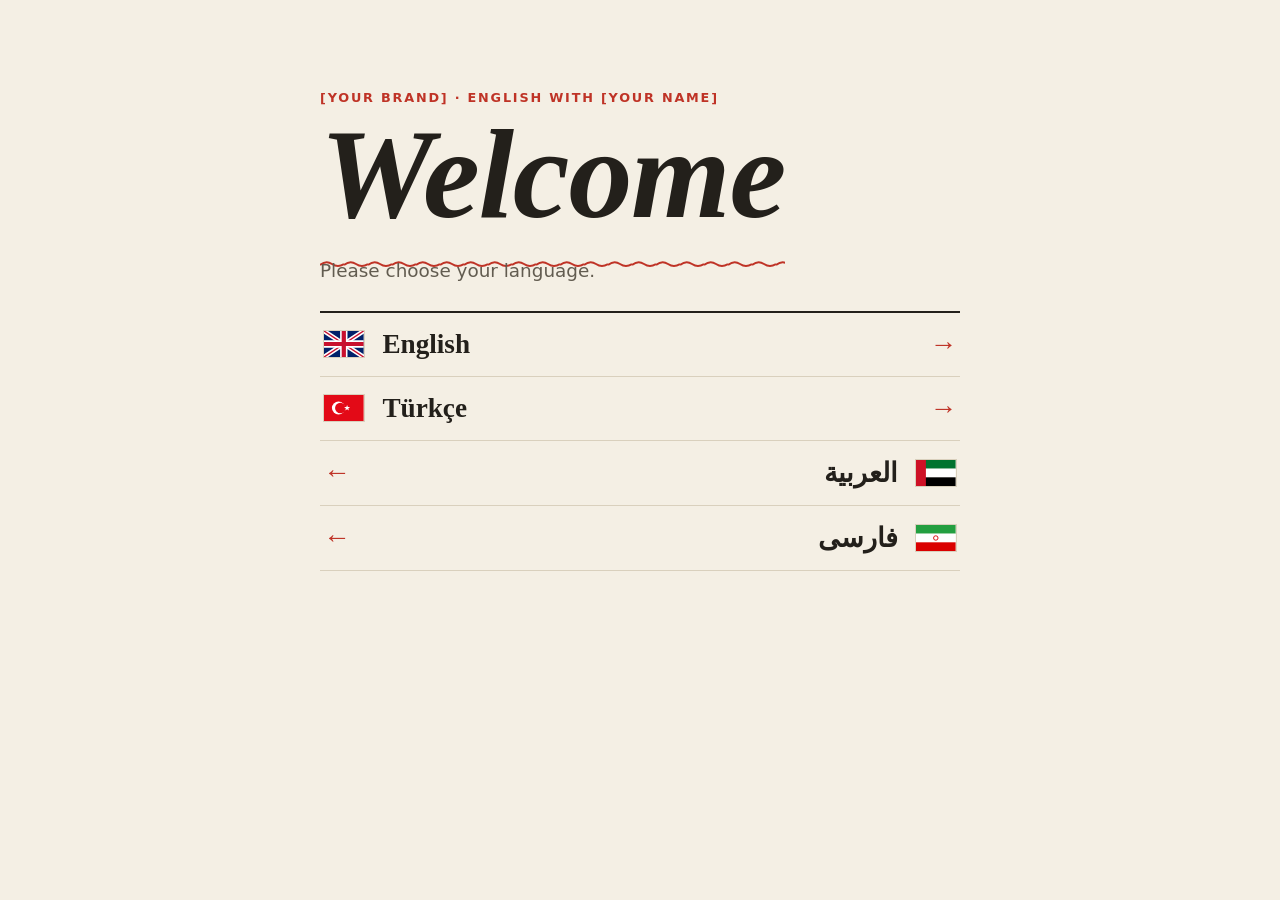
<file: index.html>
<!doctype html>
<html lang="en"><head><meta charset="utf-8">
<meta name="viewport" content="width=device-width, initial-scale=1, viewport-fit=cover">
<meta http-equiv="Content-Security-Policy" content="default-src 'none'; script-src 'self'; style-src 'self'; img-src 'self' data:; base-uri 'none'; form-action 'none'">
<meta name="referrer" content="no-referrer">
<title>Welcome · [Your Brand]</title>
<link rel="stylesheet" href="style.css?v=10"></head>
<body>
<main class="welcome">
 <p class="eyebrow">[Your Brand] · English with [Your Name]</p>
 <h1><span class="mark">Welcome</span></h1>
 <p class="lead">Please choose your language.</p>
 <ul class="langs">
  <li lang="en"><a href="home.html" data-lang="en"><svg class="flag" viewBox="0 0 30 20" preserveAspectRatio="none" aria-hidden="true"><rect width="30" height="20" fill="#012169"/><path d="M0 0L30 20M30 0L0 20" stroke="#fff" stroke-width="3.4"/><path d="M0 0L30 20M30 0L0 20" stroke="#C8102E" stroke-width="1.1"/><path d="M15 0V20M0 10H30" stroke="#fff" stroke-width="5.6"/><path d="M15 0V20M0 10H30" stroke="#C8102E" stroke-width="3.2"/></svg><span>English</span></a></li>
  <li lang="tr"><a href="home.html" data-lang="tr"><svg class="flag" viewBox="0 0 30 20" preserveAspectRatio="none" aria-hidden="true"><rect width="30" height="20" fill="#E30A17"/><circle cx="11" cy="10" r="5" fill="#fff"/><circle cx="12.4" cy="10" r="4" fill="#E30A17"/><polygon fill="#fff" points="17.5,7.6 18.06,9.24 19.78,9.26 18.4,10.29 18.91,11.94 17.5,10.95 16.09,11.94 16.6,10.29 15.22,9.26 16.94,9.24"/></svg><span>Türkçe</span></a></li>
  <li lang="ar" dir="rtl"><a href="home.html" data-lang="ar"><svg class="flag" viewBox="0 0 30 20" preserveAspectRatio="none" aria-hidden="true"><rect width="30" height="6.67" fill="#00732F"/><rect y="6.67" width="30" height="6.67" fill="#fff"/><rect y="13.33" width="30" height="6.67" fill="#000"/><rect width="7.5" height="20" fill="#CE1126"/></svg><span>العربية</span></a></li>
  <li lang="fa" dir="rtl"><a href="home.html" data-lang="fa"><svg class="flag" viewBox="0 0 30 20" preserveAspectRatio="none" aria-hidden="true"><rect width="30" height="6.67" fill="#239F40"/><rect y="6.67" width="30" height="6.67" fill="#fff"/><rect y="13.33" width="30" height="6.67" fill="#DA0000"/><circle cx="15" cy="10" r="1.7" fill="none" stroke="#DA0000" stroke-width=".7"/></svg><span>فارسی</span></a></li>
 </ul>
</main>
<script src="welcome.js?v=10" defer></script>
</body></html>
</file>
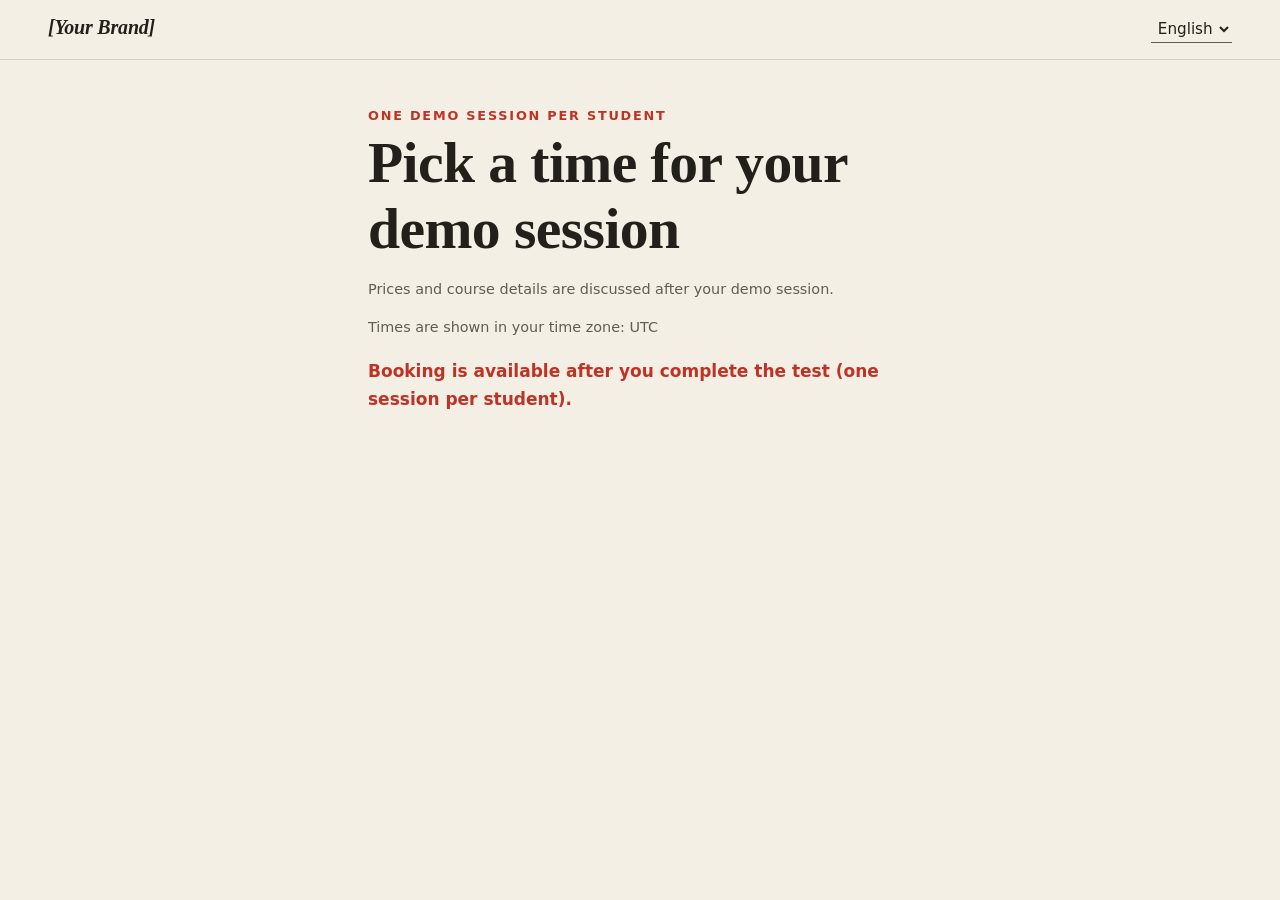
<file: book.html>
<!doctype html>
<html lang="en"><head><meta charset="utf-8">
<meta name="viewport" content="width=device-width, initial-scale=1, viewport-fit=cover">
<meta http-equiv="Content-Security-Policy" content="default-src 'none'; script-src 'self'; style-src 'self'; img-src 'self' data:; media-src 'self' blob:; connect-src https://script.google.com https://script.googleusercontent.com; base-uri 'none'; form-action 'none'">
<meta name="referrer" content="no-referrer">
<title>Demo session · [Your Brand]</title>
<link rel="stylesheet" href="style.css?v=10"></head>
<body>
<header class="top"><a class="brand" href="home.html">[Your Brand]</a><span class="tools"><select id="lang" aria-label="Language / Dil / اللغة / زبان"><option value="en">English</option><option value="tr">Türkçe</option><option value="ar">العربية</option><option value="fa">فارسی</option></select></span></header>
<main class="narrow">
 <p class="eyebrow" data-i18n="bookEy">One demo session per student</p>
 <h1 data-i18n="bookH2">Pick a time for your demo session</h1>
 <p class="small" data-i18n="demoNote">Prices and course details are discussed after your demo session.</p>
 <p id="tzinfo" class="small"></p>
 <div id="slots"></div>
 <div id="confirm" hidden class="sheet"><p id="confirm-t"></p><button class="btn" id="confirm-b" data-i18n="confirmB">Confirm booking</button> <button class="btn ghost" id="confirm-c" data-i18n="confirmC">Choose another</button></div>
 <p id="err-book" class="err" role="alert"></p>
 <p id="booked" class="ok" role="status"></p></main>
<script src="config.js?v=10" defer></script><script src="i18n.js?v=10" defer></script><script src="book.js?v=10" defer></script>
</body></html>
</file>
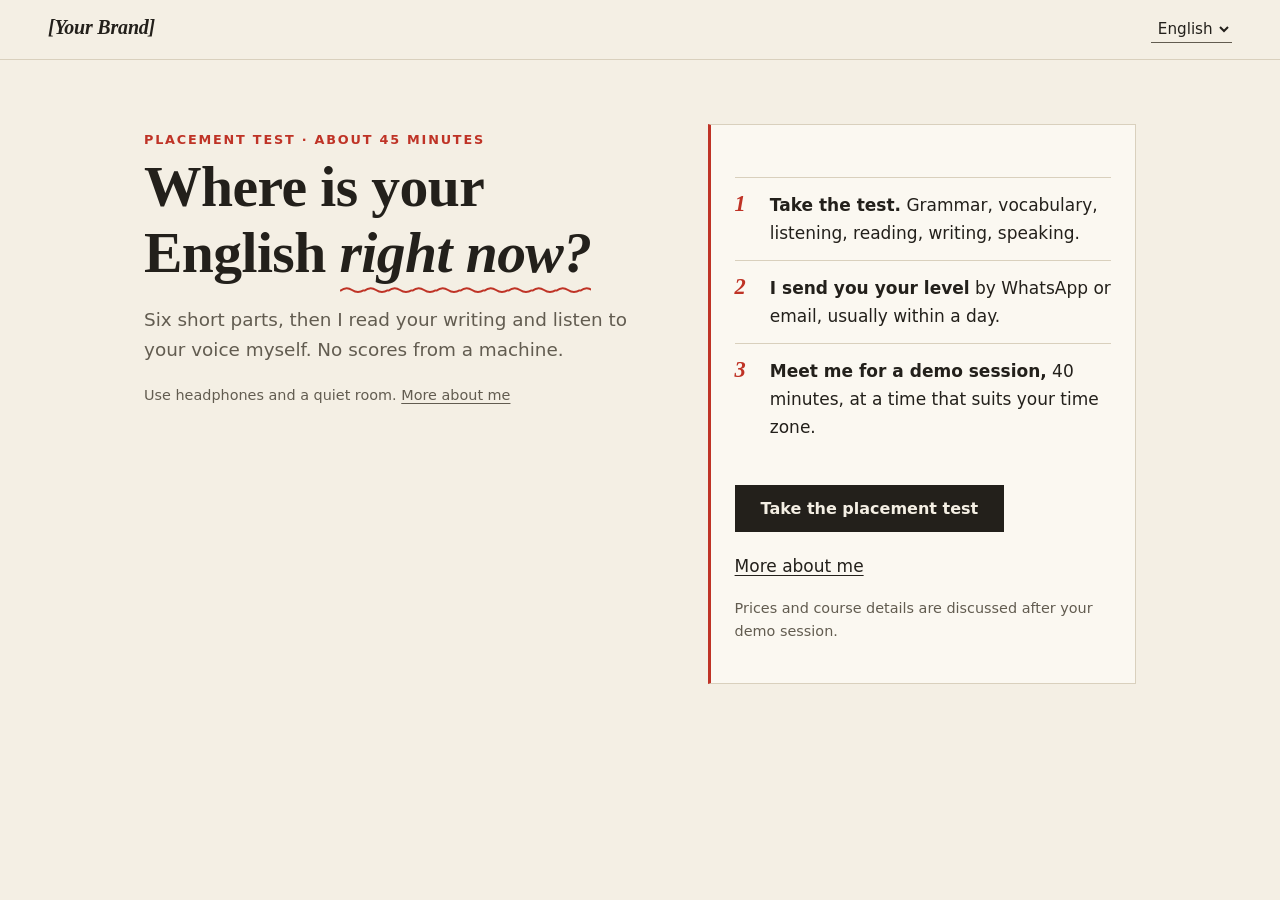
<file: home.html>
<!doctype html>
<html lang="en"><head><meta charset="utf-8">
<meta name="viewport" content="width=device-width, initial-scale=1, viewport-fit=cover">
<meta http-equiv="Content-Security-Policy" content="default-src 'none'; script-src 'self'; style-src 'self'; img-src 'self' data:; base-uri 'none'; form-action 'none'">
<meta name="referrer" content="no-referrer">
<title>Placement test · [Your Brand]</title>
<link rel="stylesheet" href="style.css?v=10"></head>
<body>
<header class="top"><a class="brand" href="home.html">[Your Brand]</a><span class="tools"><select id="lang" aria-label="Language / Dil / اللغة / زبان"><option value="en">English</option><option value="tr">Türkçe</option><option value="ar">العربية</option><option value="fa">فارسی</option></select></span></header>
<main class="split">
 <div class="side">
  <p class="eyebrow" data-i18n="eyebrow">Placement test · about 45 minutes</p>
  <h1><span data-i18n="h1a">Where is your English</span> <span class="mark" data-i18n="h1b">right now?</span></h1>
  <p class="lead" data-i18n="lead">Six short parts, then I read your writing and listen to your voice myself. No scores from a machine.</p>
  <p class="small"><span data-i18n="tips">Use headphones and a quiet room.</span> <a href="resume.html" data-i18n="aboutLink">More about me</a></p>
 </div>
 <div class="sheet">
  <ol class="steps">
   <li><div><b data-i18n="st1a">Take the test.</b> <span data-i18n="st1b">Grammar, vocabulary, listening, reading, writing, speaking.</span></div></li>
   <li><div><b data-i18n="st2a">I send you your level</b> <span data-i18n="st2b">by WhatsApp or email, usually within a day.</span></div></li>
   <li><div><b data-i18n="st3a">Meet me for a demo session,</b> <span data-i18n="st3b">40 minutes, at a time that suits your time zone.</span></div></li>
  </ol>
  <p class="row"><a class="btn" href="start.html" data-i18n="homeCta">Take the placement test</a> <a href="resume.html" data-i18n="aboutLink">More about me</a></p>
  <p class="small" data-i18n="homeNote">Prices and course details are discussed after your demo session.</p>
 </div></main>
<script src="config.js?v=10" defer></script><script src="i18n.js?v=10" defer></script><script src="home.js?v=10" defer></script>
</body></html>
</file>
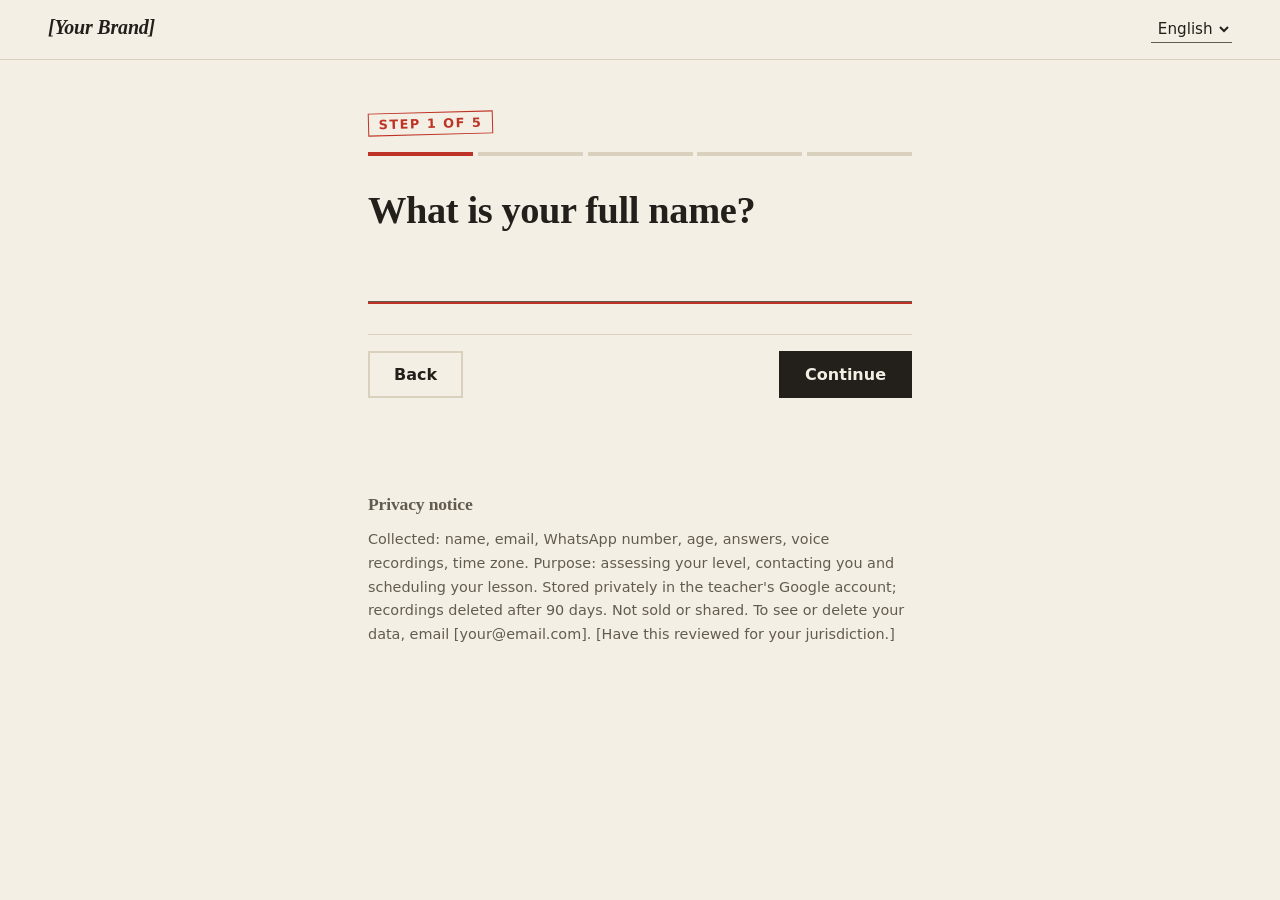
<file: start.html>
<!doctype html>
<html lang="en"><head><meta charset="utf-8">
<meta name="viewport" content="width=device-width, initial-scale=1, viewport-fit=cover">
<meta http-equiv="Content-Security-Policy" content="default-src 'none'; script-src 'self'; style-src 'self'; img-src 'self' data:; media-src 'self' blob:; connect-src https://script.google.com https://script.googleusercontent.com; base-uri 'none'; form-action 'none'">
<meta name="referrer" content="no-referrer">
<title>Your details · [Your Brand]</title>
<link rel="stylesheet" href="style.css?v=10"></head>
<body>
<header class="top"><a class="brand" href="home.html">[Your Brand]</a><span class="tools"><select id="lang" aria-label="Language / Dil / اللغة / زبان"><option value="en">English</option><option value="tr">Türkçe</option><option value="ar">العربية</option><option value="fa">فارسی</option></select></span></header>
<main class="narrow wiz">
 <h1 class="sr" data-i18n="eyebrow">Placement test · about 45 minutes</h1>
 <p class="stamp" id="stepno"></p><div class="bar" id="bar"></div>
 <form id="wz" novalidate>
  <div id="stepbox"></div>
  <label class="hp">Leave this empty<input id="hp" tabindex="-1" autocomplete="off"></label>
  <p id="err" class="err" role="alert"></p>
  <div class="nav"><button type="button" class="btn ghost" id="back" data-i18n="back">Back</button><button class="btn" id="cont" type="submit">Continue</button></div>
 </form></main>
<footer><h2 id="privacy" data-i18n="privH">Privacy notice</h2><p data-i18n="privP">Collected: name, email, WhatsApp number, age, answers, voice recordings, time zone. Purpose: assessing your level, contacting you and scheduling your lesson. Stored privately in the teacher's Google account; recordings deleted after 90 days. Not sold or shared. To see or delete your data, email [your@email.com]. [Have this reviewed for your jurisdiction.]</p></footer>
<script src="config.js?v=10" defer></script><script src="i18n.js?v=10" defer></script><script src="countries.js?v=10" defer></script><script src="start.js?v=10" defer></script>
</body></html>
</file>
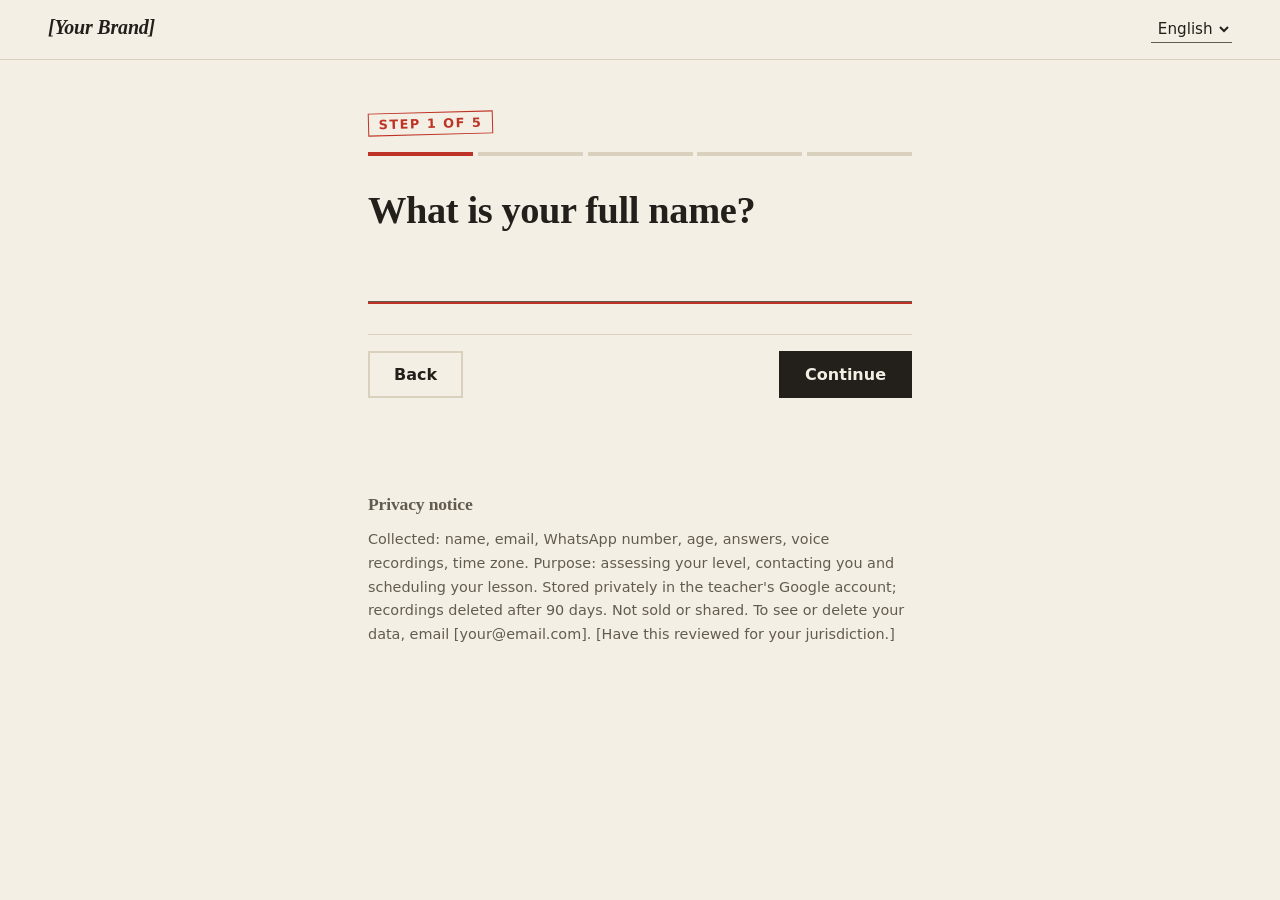
<file: test.html>
<!doctype html>
<html lang="en"><head><meta charset="utf-8">
<meta name="viewport" content="width=device-width, initial-scale=1, viewport-fit=cover">
<meta http-equiv="Content-Security-Policy" content="default-src 'none'; script-src 'self'; style-src 'self'; img-src 'self' data:; media-src 'self' blob:; connect-src https://script.google.com https://script.googleusercontent.com; base-uri 'none'; form-action 'none'">
<meta name="referrer" content="no-referrer">
<title>Placement test · [Your Brand]</title>
<link rel="stylesheet" href="style.css?v=10"></head>
<body>
<header class="top"><a class="brand" href="home.html">[Your Brand]</a><span class="tools"><span id="timer" hidden></span><select id="lang" aria-label="Language / Dil / اللغة / زبان"><option value="en">English</option><option value="tr">Türkçe</option><option value="ar">العربية</option><option value="fa">فارسی</option></select></span></header>
<main class="narrow" id="app"><h1 class="sr" data-i18n="eyebrow">Placement test · about 45 minutes</h1><div class="secbar" id="secbar" aria-hidden="true"><i data-s="grammar"></i><i data-s="vocab"></i><i data-s="listening"></i><i data-s="reading"></i><i data-s="writing"></i><i data-s="speaking"></i></div><div id="stage"></div></main>
<script src="config.js?v=10" defer></script><script src="i18n.js?v=10" defer></script><script src="test.js?v=10" defer></script>
</body></html>
</file>
<file: style.css>
:root{--paper:#f4efe4;--sheet:#fbf8f1;--ink:#23201b;--mut:#625c50;--line:#d9d0bd;--red:#bf3326;--btn:#23201b;--btn-ink:#f4efe4;--ok:#1f6a3d;color-scheme:light dark;
--serif:"Iowan Old Style","Palatino Linotype",Palatino,"Book Antiqua",Georgia,serif;--sans:system-ui,-apple-system,"Segoe UI",Roboto,sans-serif}
@media(prefers-color-scheme:dark){:root{--paper:#1a1915;--sheet:#23211c;--ink:#ece6d6;--mut:#aaa291;--line:#3a372f;--red:#ff8a7a;--btn:#ece6d6;--btn-ink:#1a1915;--ok:#7be0a3}}
*{box-sizing:border-box}html{padding-top:env(safe-area-inset-top,0)}
body{margin:0;background:var(--paper);color:var(--ink);font:1.0625rem/1.65 var(--sans)}
h1,h2,h3,.brand{font-family:var(--serif);font-weight:600;line-height:1.15;letter-spacing:-.01em}
h1{font-size:clamp(2.2rem,6vw,3.6rem);margin:.4rem 0 1rem}h2{font-size:1.6rem;margin:2rem 0 .6rem}h3{font-size:1.1rem;margin:1.4rem 0 .4rem}
a{color:inherit;text-underline-offset:3px}
.top{display:flex;justify-content:space-between;align-items:baseline;padding:1rem clamp(1rem,4vw,3rem);border-bottom:1px solid var(--line);position:sticky;top:0;background:var(--paper);z-index:5}
.brand{font-size:1.25rem;text-decoration:none;font-style:italic}
#timer{font:600 1.1rem var(--serif);font-variant-numeric:tabular-nums;border-bottom:2px solid var(--red)}
main{padding:clamp(1.25rem,4vw,3rem)}.narrow{max-width:40rem;margin:0 auto}
.split{display:grid;gap:2.5rem;max-width:68rem;margin:0 auto}
@media(min-width:56rem){.split{grid-template-columns:1.1fr .9fr;align-items:start}.side{padding-top:1.5rem}}
.eyebrow{font:600 .8rem var(--sans);letter-spacing:.14em;text-transform:uppercase;color:var(--red);margin:0}
.mark{font-style:italic;background:url("data:image/svg+xml,%3Csvg xmlns='http://www.w3.org/2000/svg' width='24' height='8'%3E%3Cpath d='M0 5 Q6 0 12 4 T24 4' fill='none' stroke='%23bf3326' stroke-width='2'/%3E%3C/svg%3E") repeat-x 0 100%;padding-bottom:.18em}
.lead{font-size:1.15rem;color:var(--mut);max-width:34rem}.small,.hint{font-size:.9rem;color:var(--mut);font-weight:400}
.steps{list-style:none;counter-reset:s;padding:0;margin:2rem 0}
.steps li{counter-increment:s;display:grid;grid-template-columns:2.2rem 1fr;padding:.8rem 0;border-top:1px solid var(--line)}
.steps li:before{content:counter(s);font:italic 600 1.4rem var(--serif);color:var(--red)}
.sheet{background:var(--sheet);border:1px solid var(--line);border-inline-start:3px solid var(--red);padding:1.25rem 1.5rem 1.5rem;margin-top:1rem}
.sheet h2{margin-top:.3rem}
label{display:block;margin:1rem 0;font-weight:600;font-size:.95rem}
input:not([type=checkbox]):not([type=radio]),textarea{display:block;width:100%;margin-top:.3rem;padding:.65rem .1rem;font:1.05rem var(--sans);color:var(--ink);background:transparent;border:0;border-bottom:1.5px solid var(--mut);border-radius:0}
input:focus,textarea:focus{outline:none;border-bottom-color:var(--red);box-shadow:0 2px 0 var(--red)}
textarea{min-height:15rem;line-height:2rem;padding:.2rem .5rem;border:1px solid var(--line);background:linear-gradient(transparent 1.95rem,var(--line) 1.95rem) 0 0/100% 2rem local}
.check{display:flex;gap:.7rem;align-items:flex-start;font-weight:400}.check input{margin-top:.4rem;accent-color:var(--red)}
.btn{font:600 1rem var(--sans);background:var(--btn);color:var(--btn-ink);border:2px solid var(--btn);padding:.75rem 1.5rem;min-height:46px;cursor:pointer}
.btn:hover:not(:disabled){background:var(--red);border-color:var(--red);color:#fff}.btn.ghost{background:transparent;color:var(--ink);border-color:var(--line)}.btn:disabled{opacity:.45;cursor:default}
:focus-visible{outline:3px solid var(--red);outline-offset:3px}
.nav{display:flex;justify-content:space-between;margin-top:2rem;padding-top:1rem;border-top:1px solid var(--line)}
.stamp{display:inline-block;font:600 .8rem var(--sans);letter-spacing:.12em;text-transform:uppercase;border:1.5px solid var(--red);color:var(--red);padding:.2rem .6rem;transform:rotate(-1.5deg);margin:0}
.q{margin:1.8rem 0}.q>p:first-child{font-family:var(--serif);font-size:1.2rem;margin-bottom:.6rem}
.opt{display:flex;gap:.7rem;padding:.6rem .8rem;border:1px solid var(--line);margin:.35rem 0;font-weight:400;cursor:pointer}
.opt:has(input:checked){border-color:var(--red);background:var(--sheet)}.opt input{accent-color:var(--red)}
.passage{border-inline-start:3px solid var(--line);padding:.2rem 1.2rem;font-family:var(--serif);font-size:1.15rem}
.rec{display:flex;gap:.8rem;align-items:center;flex-wrap:wrap}
.prices{border-top:2px solid var(--ink)}.prices p{margin:.5rem 0}
.prices .row{display:flex;align-items:baseline;gap:.5rem;padding:.5rem 0}.prices .row i{flex:1;border-bottom:2px dotted var(--line)}.prices .row b{font-family:var(--serif)}
.day{font-style:italic}.times{display:flex;flex-wrap:wrap;gap:.5rem}
.time{font:600 1rem var(--sans);background:transparent;color:var(--ink);border:1.5px solid var(--ink);padding:.5rem .9rem;min-height:44px;cursor:pointer}
.time:hover{background:var(--ink);color:var(--paper)}
.err{color:var(--red);font-weight:600}.ok{color:var(--ok);font:600 1.2rem var(--serif)}

footer{max-width:40rem;margin:3rem auto;padding:0 clamp(1.25rem,4vw,3rem);color:var(--mut);font-size:.9rem}footer h2{font-size:1.1rem}

.tools{display:flex;gap:1.2rem;align-items:baseline}
select{font:.95rem var(--sans);color:var(--ink);background:transparent;border:0;border-bottom:1.5px solid var(--mut);padding:.2rem;cursor:pointer}select option{background:var(--sheet)}
input[type=email],input[type=tel],input[type=number]{direction:ltr;text-align:start}
html[dir=rtl]{--serif:"Noto Naskh Arabic","Segoe UI",Tahoma,system-ui,sans-serif;--sans:"Segoe UI",Tahoma,"Noto Sans Arabic",system-ui,sans-serif}
html[dir=rtl] *{letter-spacing:0!important;font-style:normal!important}html[dir=rtl] body{line-height:1.85}
html[dir=rtl] .stamp{transform:rotate(1.5deg)}html[dir=rtl] .eyebrow{text-transform:none}
/* CV page */
.cv{display:grid;gap:2.5rem;max-width:62rem;margin:0 auto}
@media(min-width:50rem){.cv{grid-template-columns:16rem 1fr;align-items:start}#cv-side{position:sticky;top:5rem}}
.photo{width:9rem;height:9rem;object-fit:cover;border:1px solid var(--line);margin-bottom:1rem}
#cv-side h1{font-size:2rem;margin:.2rem 0}.contact{list-style:none;padding:0;margin:0 0 1.5rem}.contact li{padding:.15rem 0;overflow-wrap:anywhere;direction:ltr;text-align:start}
.cvh{font:600 .8rem var(--sans);letter-spacing:.14em;text-transform:uppercase;color:var(--red);margin:2rem 0 .6rem}#cv-main .cvh:first-child{margin-top:0}
.item{padding:.9rem 0;border-top:1px solid var(--line)}.item p{margin:.2rem 0}.it-title{font:600 1.2rem var(--serif)}.it-meta{color:var(--mut);font-size:.95rem}
.tags{list-style:none;padding:0;margin:0;display:flex;flex-wrap:wrap;gap:.2rem .6rem}.tags li+li:before{content:"/";color:var(--red);margin-inline-end:.6rem}
a.btn{display:inline-block;text-decoration:none}
html[dir=rtl] .cvh{text-transform:none}
/* Procedural pages */
.row{display:flex;gap:1.2rem;align-items:center;flex-wrap:wrap}
.welcome{max-width:46rem;margin:0 auto;padding:clamp(2rem,10vh,6rem) clamp(1.25rem,4vw,3rem) 3rem}
.welcome h1{font-size:clamp(3.4rem,15vw,8rem);line-height:1;margin:.3rem 0 .6rem}
.greets{font:italic 1.5rem var(--serif);color:var(--mut);margin:0 0 2rem}
.langs{list-style:none;padding:0;margin:1.5rem 0 0;border-top:2px solid var(--ink)}
.langs a{display:flex;justify-content:space-between;align-items:center;padding:1rem .2rem;font:600 1.7rem var(--serif);text-decoration:none;border-bottom:1px solid var(--line)}
.langs a:after{content:"→";color:var(--red)}.langs [dir=rtl] a:after,.langs[dir=rtl] a:after,li[dir=rtl] a:after{content:"←"}
.langs a:hover{padding-inline-start:.8rem;color:var(--red)}
.bar{display:flex;gap:.3rem;margin:1rem 0 2rem}.bar i{flex:1;height:4px;background:var(--line)}.bar i.on{background:var(--red)}
.big{font-size:clamp(1.7rem,5vw,2.4rem);margin:.5rem 0 1.2rem}.wiz input:not([type=checkbox]){font-size:1.5rem}
.qtext{font:1.3rem/1.5 var(--serif);margin:1rem 0}
/* flags + phone picker */
.flag{width:2.6rem;height:1.75rem;border:1px solid var(--line);flex:none}
.langs a{justify-content:flex-start;gap:1.1rem}.langs a:after{margin-inline-start:auto}
.phonewrap{position:relative}.phone{display:flex;gap:.8rem;align-items:flex-end}.phone input{width:auto;flex:1;min-width:0;margin-top:0}
.cc{display:flex;gap:.5rem;align-items:center;font:1.3rem var(--sans);background:transparent;color:var(--ink);border:0;border-bottom:1.5px solid var(--mut);padding:.65rem .2rem;cursor:pointer;min-height:50px;white-space:nowrap}
.pop{position:absolute;left:0;top:100%;z-index:10;width:min(26rem,100%);background:var(--sheet);border:1px solid var(--ink)}
.pop input{width:100%;margin:0;padding:.8rem;border:0;border-bottom:1px solid var(--line);font:1rem var(--sans)}
.clist{list-style:none;margin:0;padding:0;max-height:18rem;overflow:auto}
.clist button{display:flex;gap:.8rem;width:100%;align-items:center;text-align:start;padding:.55rem .8rem;min-height:44px;background:transparent;color:var(--ink);border:0;border-bottom:1px solid var(--line);font:1rem var(--sans);cursor:pointer}
.clist button:hover,.clist button:focus-visible{background:var(--paper)}.nm{flex:1}.dl{color:var(--mut);direction:ltr}
.fl{font-size:1.5rem;line-height:1;min-width:2rem}.fl.iso{font:600 .8rem var(--sans);border:1px solid var(--line);padding:.2rem .3rem;text-align:center;min-width:2rem}

/* Fix: hidden text must never create a scrollable area (it did in right-to-left pages) */
.sr,.hp{position:absolute;width:1px;height:1px;margin:-1px;padding:0;overflow:hidden;clip:rect(0 0 0 0);clip-path:inset(50%);white-space:nowrap;border:0}
body{overflow-x:clip}
/* Section themes */
:root{--c-grammar:#1d4ed8;--c-vocab:#1f7a4d;--c-listening:#6b3fa0;--c-reading:#9a5200;--c-writing:#bf3326;--c-speaking:#0b6e7f;--thi:#fff}
@media(prefers-color-scheme:dark){:root{--c-grammar:#8fb0ff;--c-vocab:#6fd9a0;--c-listening:#c9aaff;--c-reading:#ffb454;--c-writing:#ff8a7a;--c-speaking:#5fd4e6;--thi:#14110d}}
body{--th:var(--red);--tht:color-mix(in srgb,var(--th) 9%,var(--sheet))}
body[data-sec=grammar]{--th:var(--c-grammar)}body[data-sec=vocab]{--th:var(--c-vocab)}body[data-sec=listening]{--th:var(--c-listening)}
body[data-sec=reading]{--th:var(--c-reading)}body[data-sec=writing]{--th:var(--c-writing)}body[data-sec=speaking]{--th:var(--c-speaking)}
main.wide{max-width:66rem}
#stage .btn:not(.ghost){background:var(--th);border-color:var(--th);color:var(--thi)}#stage .btn:not(.ghost):hover:not(:disabled){filter:brightness(1.12)}
#stage :focus-visible{outline-color:var(--th)}
.secbar{display:flex;gap:.35rem;margin:0 0 1.6rem}.secbar i{flex:1;height:7px;background:var(--line);position:relative}
.secbar i:after{content:"";position:absolute;inset:0;width:var(--p,0%);background:var(--c)}
.secbar i[data-s=grammar]{--c:var(--c-grammar)}.secbar i[data-s=vocab]{--c:var(--c-vocab)}.secbar i[data-s=listening]{--c:var(--c-listening)}
.secbar i[data-s=reading]{--c:var(--c-reading)}.secbar i[data-s=writing]{--c:var(--c-writing)}.secbar i[data-s=speaking]{--c:var(--c-speaking)}
.band{display:flex;align-items:center;gap:1.1rem;border-top:6px solid var(--th);border-bottom:1px solid var(--line);padding:.9rem 0;margin-bottom:1.6rem}
.band .no{font:600 clamp(2.6rem,9vw,3.8rem)/1 var(--serif);color:var(--th)}.band h2{margin:0;color:var(--th);font-size:1.7rem}.band p{margin:.1rem 0 0}
.intro-card{border:2px solid var(--th);background:var(--tht);padding:1.5rem 1.6rem;font-size:1.15rem}
#stage .opt{position:relative;align-items:center;gap:.9rem}#stage .opt input{position:absolute;opacity:0;pointer-events:none}
.let{display:grid;place-items:center;flex:none;width:1.9rem;height:1.9rem;font:600 .9rem var(--sans);border:1.5px solid var(--th);color:var(--th)}
#stage .opt:has(input:checked){border-color:var(--th);background:var(--tht)}#stage .opt:has(input:checked) .let{background:var(--th);color:var(--thi)}
#stage .opt:focus-within{outline:3px solid var(--th);outline-offset:2px}
.sec-grammar .opts{display:grid;grid-template-columns:1fr 1fr;gap:.5rem}@media(max-width:36rem){.sec-grammar .opts,.sec-vocab .opts{grid-template-columns:1fr}}
.sec-grammar .qtext{border-inline-start:5px solid var(--th);padding-inline-start:1rem}
.sec-vocab .qtext{text-align:center;font-size:1.9rem;border:2px solid var(--th);background:var(--tht);padding:2rem 1rem}
.sec-vocab .opts{display:grid;grid-template-columns:1fr 1fr;gap:.5rem}
.player{display:flex;gap:1rem;align-items:center;flex-wrap:wrap;border:2px solid var(--th);background:var(--tht);padding:1rem 1.2rem;margin:.5rem 0}
.player audio{flex:1;min-width:12rem}.eq{display:flex;gap:3px;align-items:flex-end;height:2.4rem}.eq i{width:5px;height:35%;background:var(--th)}
.eq i:nth-child(3n){height:100%}.eq i:nth-child(3n+1){height:65%}.eq i:nth-child(5n){height:20%}
.split2{display:grid;gap:1.6rem}@media(min-width:60rem){.split2{grid-template-columns:1.2fr 1fr;align-items:start}}
.sec-reading .passage{border-inline-start:5px solid var(--th);font-size:1.2rem;line-height:1.8}
.sec-writing textarea{min-height:18rem;padding:.2rem .6rem .2rem 4rem;border:1px solid var(--line);background:linear-gradient(90deg,transparent 3.1rem,var(--th) 3.1rem,var(--th) 3.18rem,transparent 3.18rem),linear-gradient(transparent 1.95rem,var(--line) 1.95rem) 0 0/100% 2rem local}
.rcard{border:2px solid var(--th);padding:1rem 1.2rem;margin:1.1rem 0;background:var(--tht)}.rcard .qtext{margin:.2rem 0 .8rem}
.rcard .btn:before{content:"\25CF";margin-inline-end:.5rem}.rcard .btn{border-radius:2rem}

.linkbtn{background:none;border:0;color:var(--th);text-decoration:underline;font:inherit;cursor:pointer;padding:.4rem 0;min-height:44px}

/* option buttons (state kept in code, not native radios) + custom audio player */
button.opt{width:100%;font:inherit;color:var(--ink);background:transparent;text-align:start}
#stage .opt.on{border-color:var(--th);background:var(--tht)}#stage .opt.on .let{background:var(--th);color:var(--thi)}
#stage .opt:focus-visible{outline:3px solid var(--th);outline-offset:2px}
.pbar{flex:1;min-width:8rem;height:8px;background:var(--line);position:relative}.pbar:after{content:"";position:absolute;inset:0;width:var(--w,0%);background:var(--th)}
.eq i{transform-origin:bottom}
@media(prefers-reduced-motion:no-preference){.live .eq i{animation:eq .7s ease-in-out infinite alternate}.live .eq i:nth-child(2n){animation-delay:.2s}.live .eq i:nth-child(3n){animation-delay:.4s}@keyframes eq{to{transform:scaleY(.35)}}}

/* phone step: country first, number locked until a country is chosen */
.pstep{margin:1.2rem 0;position:relative}.plabel{display:flex;align-items:center;gap:.7rem;font:600 1rem var(--sans);margin:0 0 .5rem}
.pn{display:grid;place-items:center;width:1.7rem;height:1.7rem;border-radius:50%;background:var(--ink);color:var(--paper);font-size:.85rem}
.ccbig{display:flex;align-items:center;gap:.7rem;width:100%;min-height:56px;padding:.6rem .9rem;font:1.2rem var(--sans);background:var(--sheet);color:var(--ink);border:2px solid var(--ink);cursor:pointer;text-align:start}
.ccbig .nm{flex:1}.ccbig .dl{color:var(--mut);direction:ltr}.ccbig.need{border-color:var(--red)}.ccbig.done{border-color:var(--ok)}
.numrow{position:relative;display:flex;align-items:flex-end;gap:.6rem;direction:ltr}
.pre{font:600 1.5rem var(--sans);padding:.65rem .3rem;border-bottom:1.5px solid var(--mut);min-width:3.4rem;text-align:center}
.numrow input{flex:1;width:auto;min-width:0;margin-top:0;font-size:1.5rem}
.cover{display:none}.pstep.locked .numrow{opacity:.45}.pstep.locked .cover{display:block;position:absolute;inset:0;cursor:pointer;z-index:2}
.preview{font-size:1rem;color:var(--mut);min-height:1.7rem;margin:.5rem 0 0}.preview bdi{font-weight:600;color:var(--ink)}
@media(prefers-reduced-motion:no-preference){.ccbig.need{animation:ring 1.6s ease-out infinite}@keyframes ring{0%{box-shadow:0 0 0 0 color-mix(in srgb,var(--red) 55%,transparent)}100%{box-shadow:0 0 0 .7rem transparent}}.shake{animation:shake .4s}@keyframes shake{25%{transform:translateX(-6px)}75%{transform:translateX(6px)}}}
/* writing: min/max guide (no number ranges, works the same in right-to-left) */
.wguide{border:2px solid var(--th);background:var(--tht);padding:1rem 1.2rem;margin:0 0 1rem}
.wchips{display:flex;gap:.6rem;flex-wrap:wrap}.chip{border:1.5px solid var(--th);padding:.2rem .8rem;font-weight:600}
.meter{position:relative;height:12px;background:var(--line);margin:1.1rem 0 .7rem}
.meter .fill{position:absolute;inset-block:0;inset-inline-start:0;width:var(--w,0%);background:var(--th)}
.meter .tick{position:absolute;inset-block:-5px;inset-inline-start:var(--m);width:3px;background:var(--ink)}
.meter.good .fill{background:var(--ok)}.meter.over .fill{background:var(--red)}
.wgot{margin:0;font-weight:600}.wstat{margin:.1rem 0 0;color:var(--mut)}.meter.good~.wstat{color:var(--ok)}.meter.over~.wstat{color:var(--red)}
/* every section: same width for the colour bar and the header band */
#app.narrow{max-width:54rem}.band{min-height:5.4rem}
@media(min-width:48rem){.split2{grid-template-columns:1.2fr 1fr;align-items:start}}
</file>
